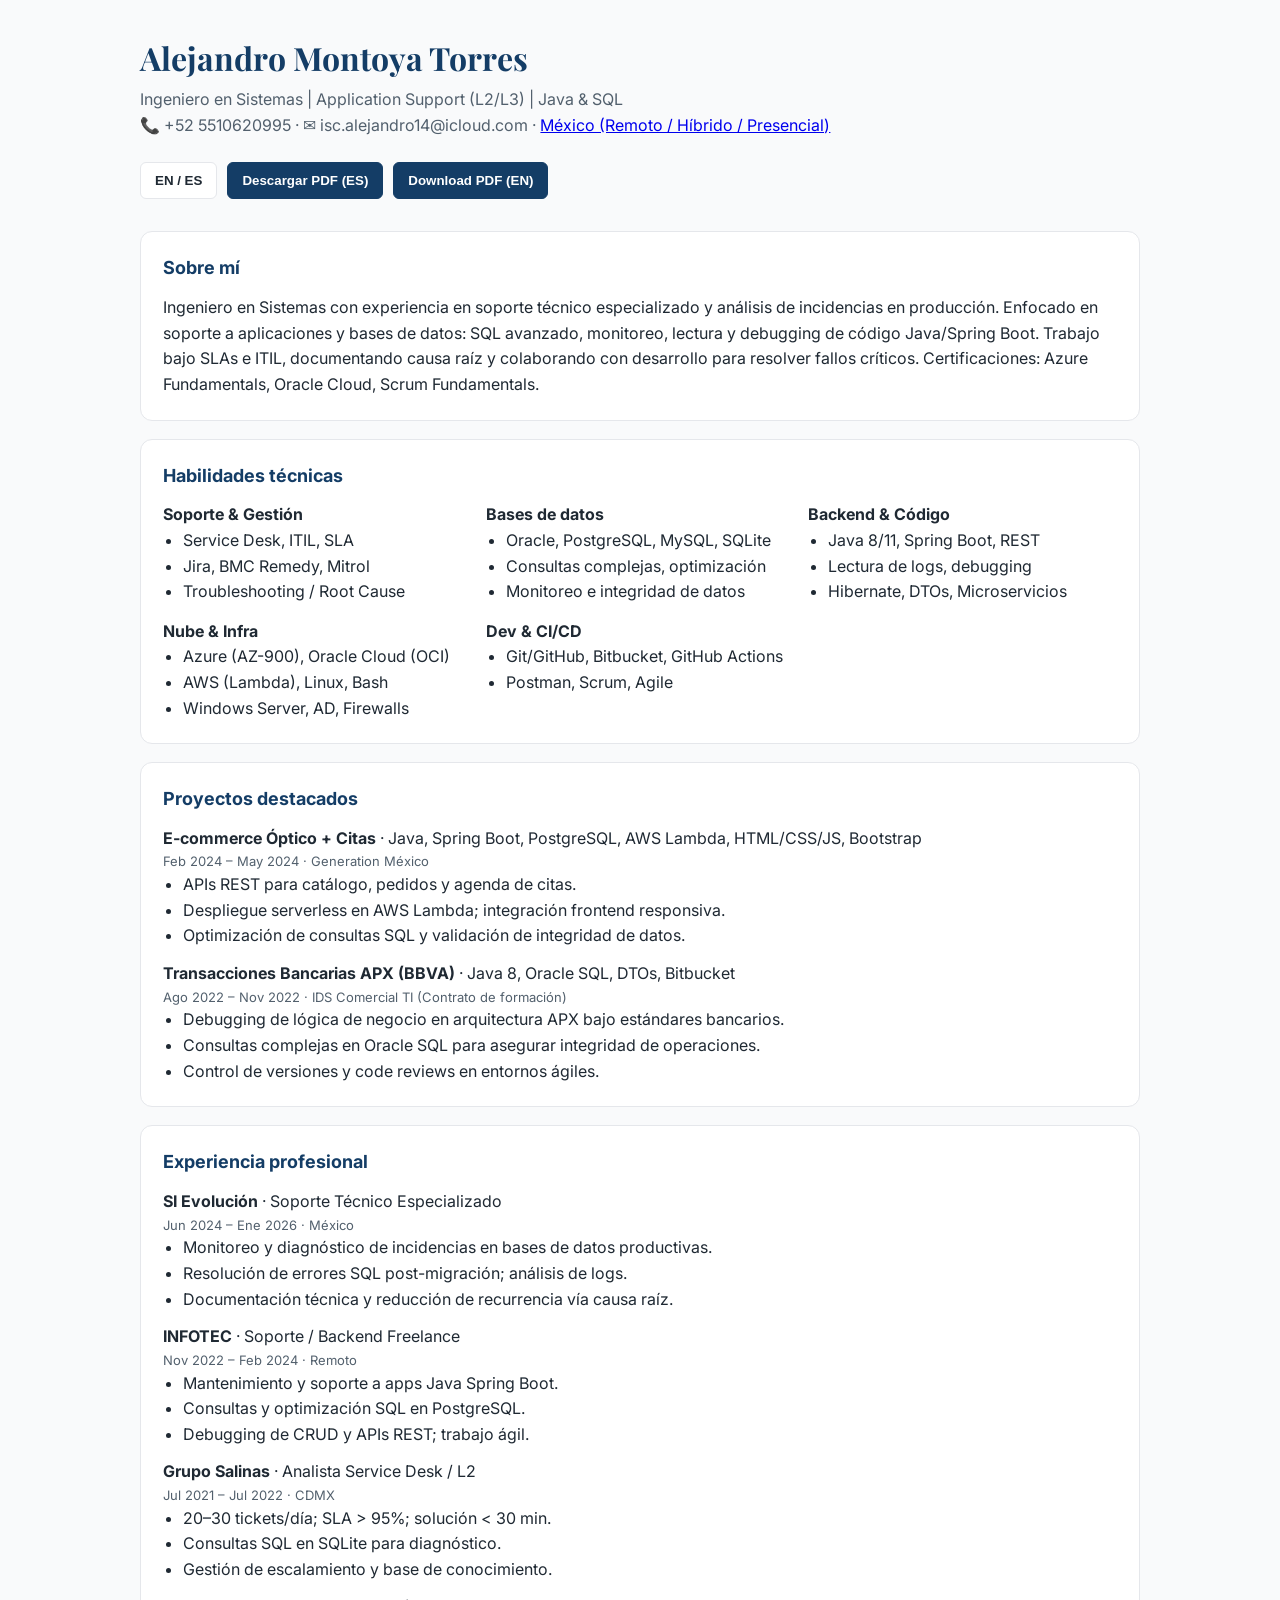
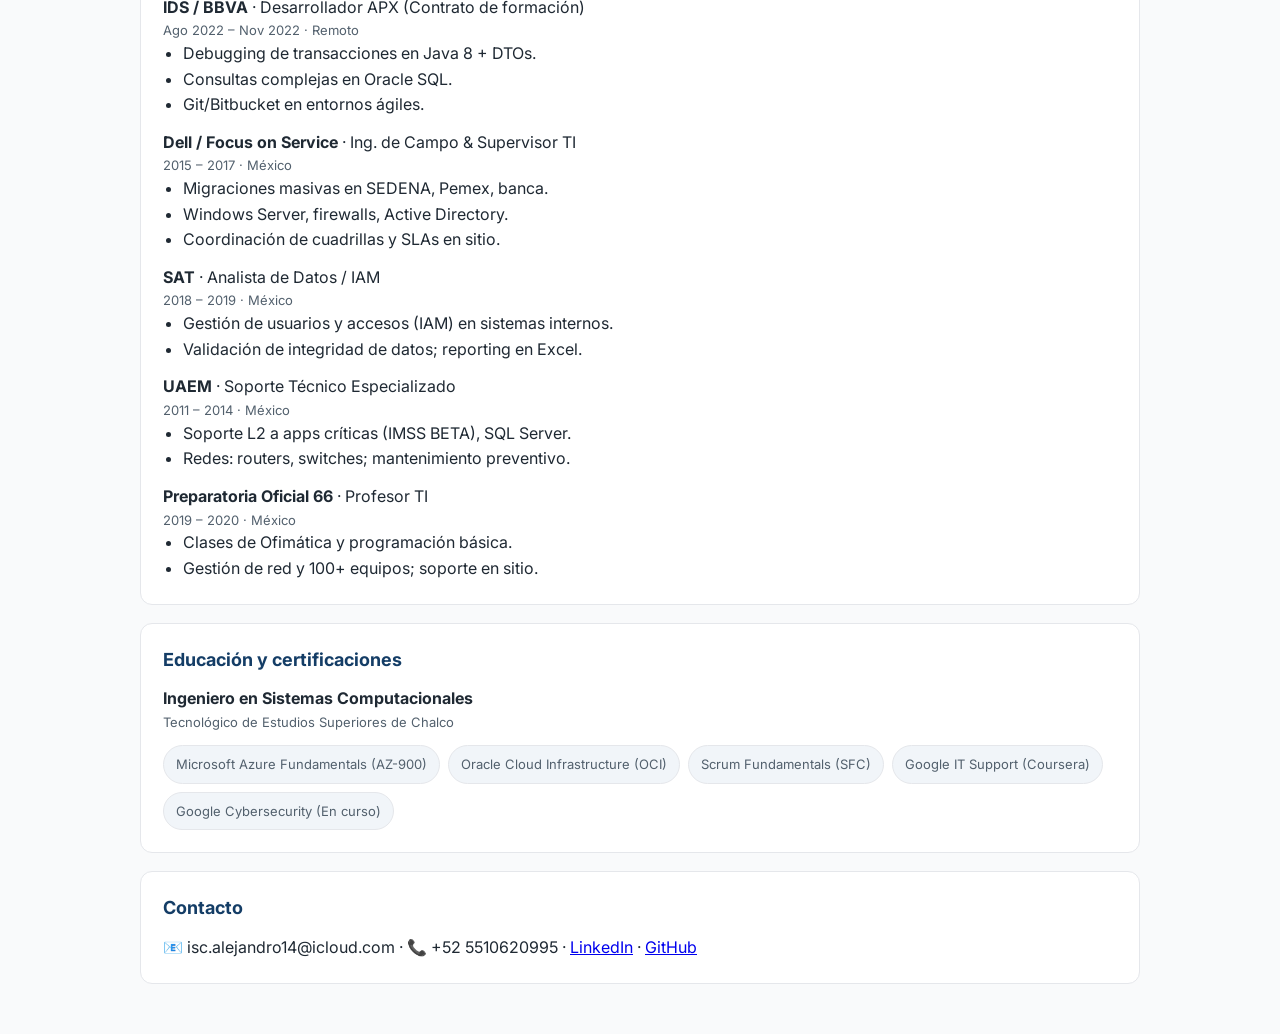
<file: c.v/index.html>
<!doctype html>
<html lang="es">
<head>
  <meta charset="UTF-8" />
  <meta name="viewport" content="width=device-width, initial-scale=1.0" />
  <title>Alejandro Montoya Torres | CV</title>
  <link rel="preconnect" href="https://fonts.googleapis.com">
  <link rel="preconnect" href="https://fonts.gstatic.com" crossorigin>
  <link href="https://fonts.googleapis.com/css2?family=Playfair+Display:wght@600&family=Inter:wght@400;600&display=swap" rel="stylesheet">
  <link rel="stylesheet" href="./style.css" />
</head>
<body>
<div class="container">
  <header>
    <div>
      <h1 data-i18n="name">Alejandro Montoya Torres</h1>
      <div class="subtitle" data-i18n="headline">Ingeniero en Sistemas | Application Support (L2/L3) | Java & SQL</div>
      <div class="subtitle">📞 +52 5510620995 · ✉️ isc.alejandro14@icloud.com · <a href="#" data-i18n="location">México (Remoto / Híbrido / Presencial)</a></div>
    </div>
    <div class="btn-row">
      <button id="langToggle">EN / ES</button>
      <button class="primary" onclick="downloadLang('es')" data-i18n="pdfEs">Descargar PDF (ES)</button>
      <button class="primary" onclick="downloadLang('en')" data-i18n="pdfEn">Download PDF (EN)</button>
    </div>
  </header>

  <section>
    <h2 data-i18n="aboutTitle">Sobre mí</h2>
    <p data-i18n="about">
      Ingeniero en Sistemas con experiencia en soporte técnico especializado y análisis de incidencias en producción.
      Enfocado en soporte a aplicaciones y bases de datos: SQL avanzado, monitoreo, lectura y debugging de código Java/Spring Boot.
      Trabajo bajo SLAs e ITIL, documentando causa raíz y colaborando con desarrollo para resolver fallos críticos.
      Certificaciones: Azure Fundamentals, Oracle Cloud, Scrum Fundamentals.
    </p>
  </section>

  <section>
    <h2 data-i18n="skillsTitle">Habilidades técnicas</h2>
    <div class="grid-3">
      <div>
        <strong data-i18n="skillSupport">Soporte & Gestión</strong>
        <ul>
          <li>Service Desk, ITIL, SLA</li>
          <li>Jira, BMC Remedy, Mitrol</li>
          <li>Troubleshooting / Root Cause</li>
        </ul>
      </div>
      <div>
        <strong data-i18n="skillDB">Bases de datos</strong>
        <ul>
          <li>Oracle, PostgreSQL, MySQL, SQLite</li>
          <li>Consultas complejas, optimización</li>
          <li>Monitoreo e integridad de datos</li>
        </ul>
      </div>
      <div>
        <strong data-i18n="skillBackend">Backend & Código</strong>
        <ul>
          <li>Java 8/11, Spring Boot, REST</li>
          <li>Lectura de logs, debugging</li>
          <li>Hibernate, DTOs, Microservicios</li>
        </ul>
      </div>
      <div>
        <strong data-i18n="skillCloud">Nube & Infra</strong>
        <ul>
          <li>Azure (AZ-900), Oracle Cloud (OCI)</li>
          <li>AWS (Lambda), Linux, Bash</li>
          <li>Windows Server, AD, Firewalls</li>
        </ul>
      </div>
      <div>
        <strong>Dev & CI/CD</strong>
        <ul>
          <li>Git/GitHub, Bitbucket, GitHub Actions</li>
          <li>Postman, Scrum, Agile</li>
        </ul>
      </div>
    </div>
  </section>

  <section>
    <h2 data-i18n="projectsTitle">Proyectos destacados</h2>
    <div class="item">
      <div><strong>E-commerce Óptico + Citas</strong> · Java, Spring Boot, PostgreSQL, AWS Lambda, HTML/CSS/JS, Bootstrap</div>
      <div class="meta" data-i18n="proj1Date">Feb 2024 – May 2024 · Generation México</div>
      <ul>
        <li data-i18n="proj1a">APIs REST para catálogo, pedidos y agenda de citas.</li>
        <li data-i18n="proj1b">Despliegue serverless en AWS Lambda; integración frontend responsiva.</li>
        <li data-i18n="proj1c">Optimización de consultas SQL y validación de integridad de datos.</li>
      </ul>
    </div>
    <div class="item">
      <div><strong>Transacciones Bancarias APX (BBVA)</strong> · Java 8, Oracle SQL, DTOs, Bitbucket</div>
      <div class="meta">Ago 2022 – Nov 2022 · IDS Comercial TI (Contrato de formación)</div>
      <ul>
        <li data-i18n="proj2a">Debugging de lógica de negocio en arquitectura APX bajo estándares bancarios.</li>
        <li data-i18n="proj2b">Consultas complejas en Oracle SQL para asegurar integridad de operaciones.</li>
        <li data-i18n="proj2c">Control de versiones y code reviews en entornos ágiles.</li>
      </ul>
    </div>
  </section>

  <section>
    <h2 data-i18n="expTitle">Experiencia profesional</h2>
    <div class="item">
      <div><strong>SI Evolución</strong> · <span data-i18n="exp1Role">Soporte Técnico Especializado</span></div>
      <div class="meta">Jun 2024 – Ene 2026 · México</div>
      <ul>
        <li data-i18n="exp1a">Monitoreo y diagnóstico de incidencias en bases de datos productivas.</li>
        <li data-i18n="exp1b">Resolución de errores SQL post-migración; análisis de logs.</li>
        <li data-i18n="exp1c">Documentación técnica y reducción de recurrencia vía causa raíz.</li>
      </ul>
    </div>
    <div class="item">
      <div><strong>INFOTEC</strong> · Soporte / Backend Freelance</div>
      <div class="meta">Nov 2022 – Feb 2024 · Remoto</div>
      <ul>
        <li>Mantenimiento y soporte a apps Java Spring Boot.</li>
        <li>Consultas y optimización SQL en PostgreSQL.</li>
        <li>Debugging de CRUD y APIs REST; trabajo ágil.</li>
      </ul>
    </div>
    <div class="item">
      <div><strong>Grupo Salinas</strong> · Analista Service Desk / L2</div>
      <div class="meta">Jul 2021 – Jul 2022 · CDMX</div>
      <ul>
        <li>20–30 tickets/día; SLA &gt; 95%; solución &lt; 30 min.</li>
        <li>Consultas SQL en SQLite para diagnóstico.</li>
        <li>Gestión de escalamiento y base de conocimiento.</li>
      </ul>
    </div>
    <div class="item">
      <div><strong>IDS / BBVA</strong> · Desarrollador APX (Contrato de formación)</div>
      <div class="meta">Ago 2022 – Nov 2022 · Remoto</div>
      <ul>
        <li>Debugging de transacciones en Java 8 + DTOs.</li>
        <li>Consultas complejas en Oracle SQL.</li>
        <li>Git/Bitbucket en entornos ágiles.</li>
      </ul>
    </div>
    <div class="item">
      <div><strong>Dell / Focus on Service</strong> · Ing. de Campo & Supervisor TI</div>
      <div class="meta">2015 – 2017 · México</div>
      <ul>
        <li>Migraciones masivas en SEDENA, Pemex, banca.</li>
        <li>Windows Server, firewalls, Active Directory.</li>
        <li>Coordinación de cuadrillas y SLAs en sitio.</li>
      </ul>
    </div>
    <div class="item">
      <div><strong>SAT</strong> · Analista de Datos / IAM</div>
      <div class="meta">2018 – 2019 · México</div>
      <ul>
        <li>Gestión de usuarios y accesos (IAM) en sistemas internos.</li>
        <li>Validación de integridad de datos; reporting en Excel.</li>
      </ul>
    </div>
    <div class="item">
      <div><strong>UAEM</strong> · Soporte Técnico Especializado</div>
      <div class="meta">2011 – 2014 · México</div>
      <ul>
        <li>Soporte L2 a apps críticas (IMSS BETA), SQL Server.</li>
        <li>Redes: routers, switches; mantenimiento preventivo.</li>
      </ul>
    </div>
    <div class="item">
      <div><strong>Preparatoria Oficial 66</strong> · Profesor TI</div>
      <div class="meta">2019 – 2020 · México</div>
      <ul>
        <li>Clases de Ofimática y programación básica.</li>
        <li>Gestión de red y 100+ equipos; soporte en sitio.</li>
      </ul>
    </div>
  </section>

  <section>
    <h2 data-i18n="eduTitle">Educación y certificaciones</h2>
    <div class="item">
      <div><strong>Ingeniero en Sistemas Computacionales</strong></div>
      <div class="meta">Tecnológico de Estudios Superiores de Chalco</div>
    </div>
    <div class="pill-list" style="margin-top:10px;">
      <span class="pill">Microsoft Azure Fundamentals (AZ-900)</span>
      <span class="pill">Oracle Cloud Infrastructure (OCI)</span>
      <span class="pill">Scrum Fundamentals (SFC)</span>
      <span class="pill">Google IT Support (Coursera)</span>
      <span class="pill">Google Cybersecurity (En curso)</span>
    </div>
  </section>

  <section>
    <h2 data-i18n="contactTitle">Contacto</h2>
    <p>📧 isc.alejandro14@icloud.com · 📞 +52 5510620995 · <a href="https://www.linkedin.com" target="_blank">LinkedIn</a> · <a href="https://github.com" target="_blank">GitHub</a></p>
  </section>
</div>
<script src="./app.js"></script>
</body>
</html>
</file>
<file: c.v/style.css>
:root{
    --bg:#f9fafb;
    --text:#1f2933;
    --muted:#52606d;
    --accent:#143d66;
    --card:#ffffff;
    --border:#e5e7eb;
}
*{box-sizing:border-box;margin:0;padding:0;}
body{
    font-family:'Inter',system-ui,-apple-system,Segoe UI,sans-serif;
    background:var(--bg);
    color:var(--text);
    line-height:1.6;
    padding:32px;
}
.container{max-width:1000px;margin:0 auto;}
header{display:flex;flex-wrap:wrap;justify-content:space-between;align-items:flex-start;gap:12px;margin-bottom:32px;}
h1{font-family:'Playfair Display',serif;font-size:32px;color:var(--accent);margin-bottom:4px;}
.subtitle{color:var(--muted);font-size:16px;}
.btn-row{display:flex;gap:10px;flex-wrap:wrap;margin-top:12px;}
button{
    border:1px solid var(--border);
    background:var(--card);
    color:var(--text);
    padding:10px 14px;
    border-radius:6px;
    cursor:pointer;
    transition:all .15s ease;
    font-weight:600;
}
button.primary{background:var(--accent);color:#fff;border-color:var(--accent);}
button:hover{transform:translateY(-1px);box-shadow:0 6px 20px rgba(0,0,0,0.05);}
section{background:var(--card);border:1px solid var(--border);border-radius:12px;padding:22px;margin-bottom:18px;}
section h2{font-size:18px;margin-bottom:12px;color:var(--accent);}
.grid-3{display:grid;grid-template-columns:repeat(auto-fit,minmax(260px,1fr));gap:14px;}
ul{list-style:disc;padding-left:20px;}
.pill-list{display:flex;flex-wrap:wrap;gap:8px;}
.pill{padding:8px 12px;border:1px solid var(--border);border-radius:999px;background:#f1f5f9;font-size:13px;color:var(--muted);}
.item{margin-bottom:12px;}
.item:last-child{margin-bottom:0;}
.meta{color:var(--muted);font-size:13px;}
@media print{
    button,.btn-row{display:none!important;}
    body{padding:0;background:#fff;}
    section{page-break-inside:avoid;}
}
</file>
